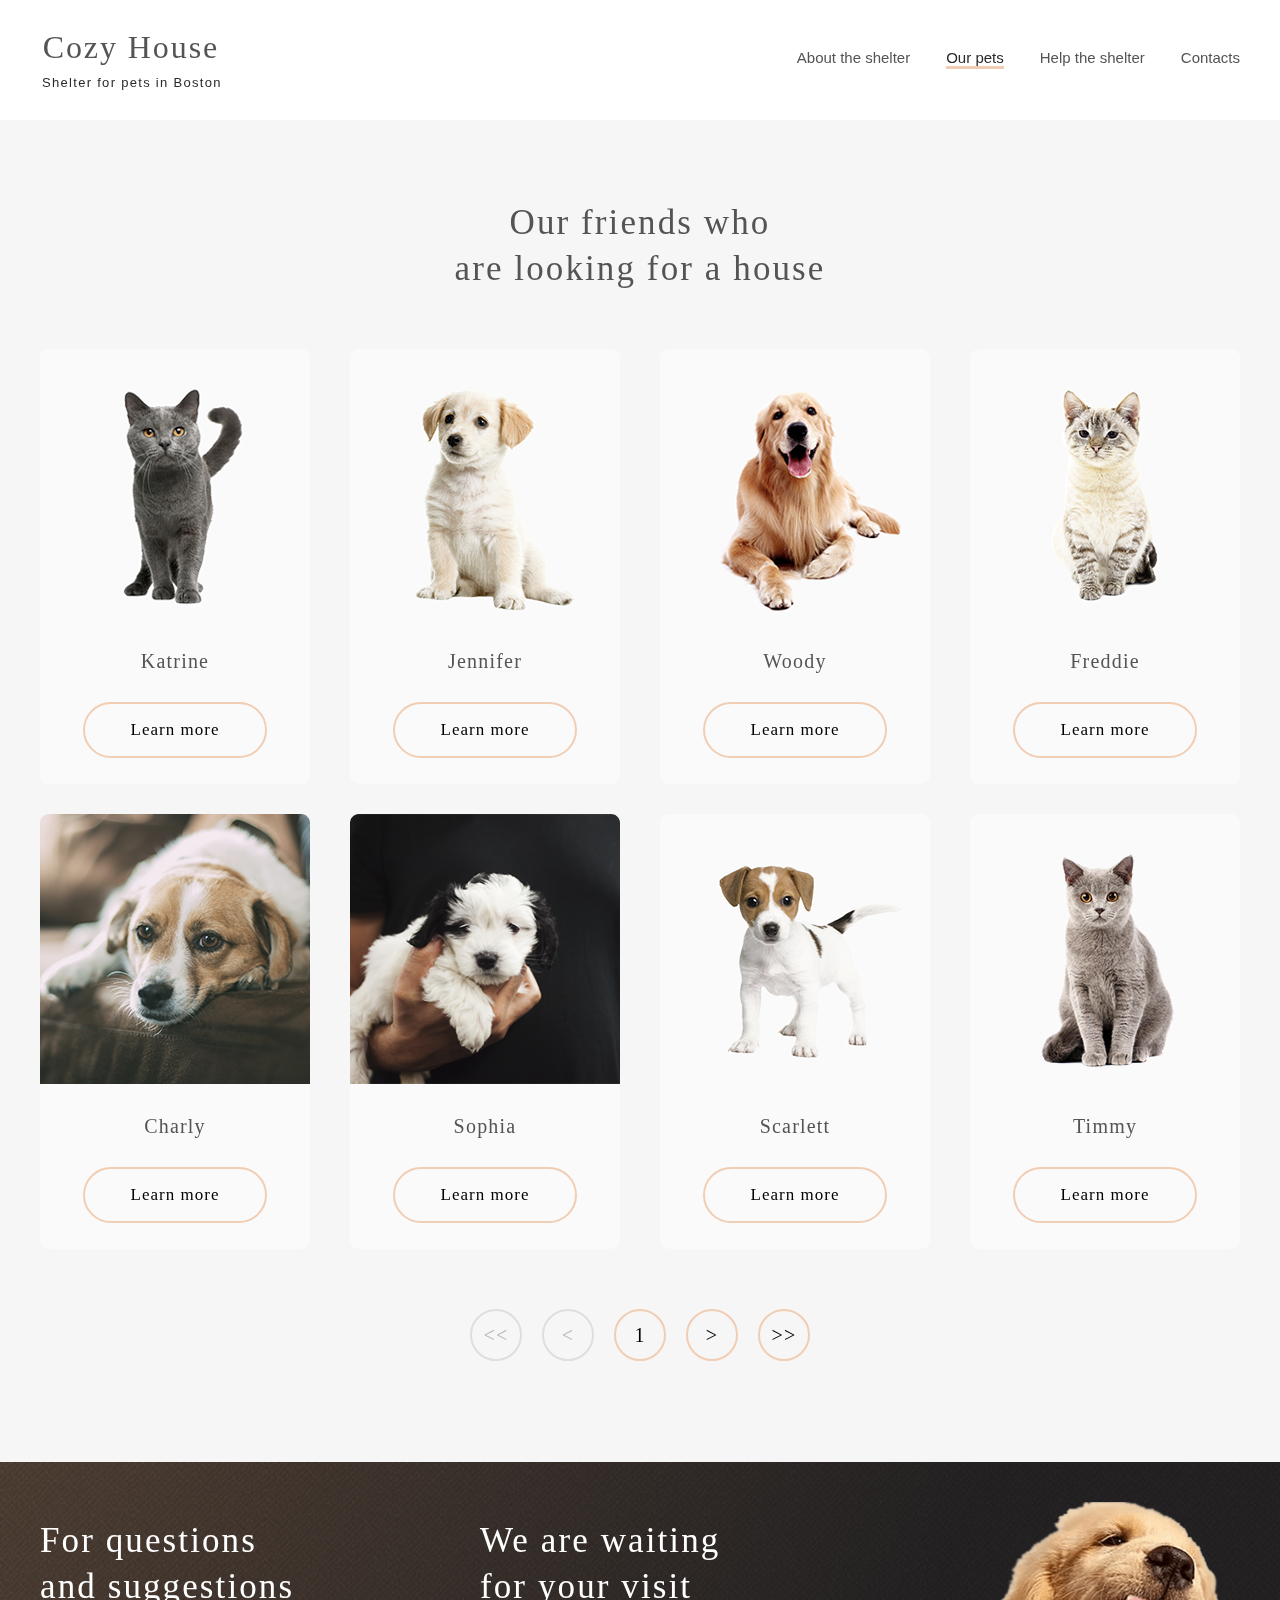
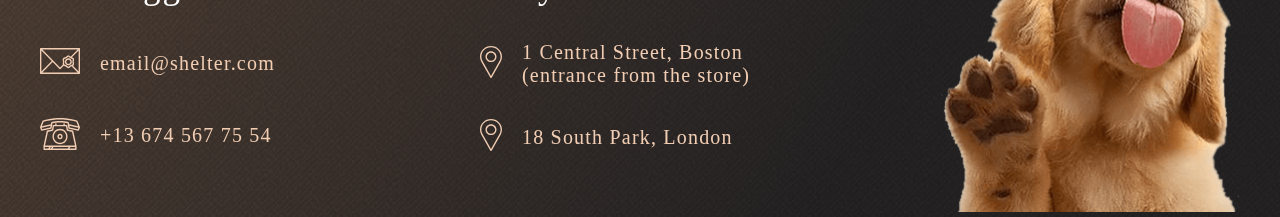
<file: pages/pets/index.html>
<!DOCTYPE html>
<html lang="en">
<head>
    <meta charset="UTF-8">
    <meta http-equiv="X-UA-Compatible" content="IE=edge">
    <meta name="viewport" content="width=device-width, initial-scale=1.0">
    <title>Our pets</title>
    <link rel="stylesheet" href="../../css/normalize.css">
    <link rel="stylesheet" href="../../css/common.css">
    <link rel="stylesheet" href="../../pages/pets/style.css">
    <link rel="stylesheet" href="../../pages/main/modal.css">
    <link rel="stylesheet" href="../../assets/fonts/Georgia/georgia.ttf">
    <link rel="stylesheet" href="../../assets/fonts/Arial/arialmt.ttf">
</head>
<body>
    <div class="blackout"></div>
    <div class="modal-container">
        <div class="modal-close-button" id="close-button">
            <img src="../../assets/icons/modal-close.png" alt="close">
        </div>
        <div class="modal-window" id="modalInfo">
            <!--            <img class="main-pic" src="../../assets/images/pets-jennifer.png" height="270" width="270"/>-->
            <!--            <div class="modal-content">-->
            <!--                <h2>Jennifer</h2>-->
            <!--                <h3>Dog - Labrador</h3>-->
            <!--                <h5>Jennifer is a sweet 2 months old Labrador that is patiently waiting to find a new forever home.-->
            <!--                    This girl really enjoys being able to go outside to run and play, but won't hesitate to play up-->
            <!--                    a storm in the house if she has all of her favorite toys.</h5>-->
            <!--                <ul>-->
            <!--                    <li>Age: 2 months</li>-->
            <!--                    <li>Inoculations: none</li>-->
            <!--                    <li>Diseases: none</li>-->
            <!--                    <li>Parasites: none</li>-->
            <!--                </ul>-->

            <!--            </div>-->
        </div>
    </div>
    <div class="mobile-menu">
        <div class="logo">
            <a href="../../pages/main/index.html" class="logo-title">Cozy House</a>
            <p class="logo-subtitle">Shelter for pets in Boston</p>
        </div>
        <nav class="mobile-nav-menu">
            <ul>
                <a href="../main/index.html"><li>About the shelter</li></a>
                <li class="active">Our pets</li>
                <a href="../main/index.html#help"><li>Help the shelter</li></a>
                <a href="#contacts"><li>Contacts</li></a>
            </ul>
        </nav>
    </div>
    <header>
        <div class="wrapper">
            <div class="logo second_page">
                <a href="../../pages/main/index.html" class="logo-title">Cozy House</a>
                <p class="logo-subtitle">Shelter for pets in Boston</p>
            </div>
            <nav class="navigation-menu">
                <ul>
                    <li><a href="../main/index.html" >About the shelter</a></li>
                    <li class="active"><a href="../pets/index.html">Our pets</a></li>
                    <li><a href="../main/index.html#help">Help the shelter</a></li>
                    <li><a href="#contacts">Contacts</a></li>
                </ul>
            </nav>
            <nav class="burger" id="burger">
                <div class="line"></div>
                <div class="line"></div>
                <div class="line"></div>
            </nav>
        </div>
    </header>
    <section class="our-pets">
        <div class="wrapper">
            <div class="our-pets-content">
                <h2>Our friends who<br>
                    are looking for a house</h2>
                <div class="cards-container" id="cards-container">
                    <!--<div class="card">
                        <img src="../../assets/images/pets-katrine.png" alt="cat Katrine">
                        <h3>Katrine</h3>
                        <button class="button secondary">Learn more</button>
                    </div>
                    <div class="card">
                        <img src="../../assets/images/pets-jennifer.png" alt="cat Jennifer">
                        <h3>Jennifer</h3>
                        <button class="button secondary">Learn more</button>
                    </div>
                    <div class="card">
                        <img src="../../assets/images/pets-woody.png" alt="dog Woody">
                        <h3>Woody</h3>
                        <button class="button secondary">Learn more</button>
                    </div>
                    <div class="card">
                        <img src="../../assets/images/pets-sophia.png" alt="cat Sophia">
                        <h3>Sophia</h3>
                        <button class="button secondary">Learn more</button>
                    </div>
                    <div class="card">
                        <img src="../../assets/images/pets-timmy.png" alt="cat Timmy">
                        <h3>Timmy</h3>
                        <button class="button secondary">Learn more</button>
                    </div>
                    <div class="card">
                        <img src="../../assets/images/pets-charly.png" alt="dog Charly">
                        <h3>Charly</h3>
                        <button class="button secondary">Learn more</button>
                    </div>
                    <div class="card">
                        <img src="../../assets/images/pets-scarlet.png" alt="dog Scarlett">
                        <h3>Scarlett</h3>
                        <button class="button secondary">Learn more</button>
                    </div>
                    <div class="card">
                        <img src="../../assets/images/pets-freddie.png" alt="cat Freddie">
                        <h3>Freddie</h3>
                        <button class="button secondary">Learn more</button>
                    </div>-->
                </div>
                <div class="pagination" id="pagination">
                    <!--<button class="round-button" id="go-first" disabled><h4><<</h4></button>
                    <button class="round-button" id="go-prev" disabled><h4><</h4></button>
                    <button class="round-button" id="current-page"><h4>1</h4></button>
                    <button class="round-button" id="go-next"><h4>></h4></button>
                    <button class="round-button" id="go-last"><h4>>></h4></button>-->
                </div>
            </div>
        </div>
    </section>
    <footer class="contacts" id="contacts">
        <div class="wrapper">
            <div class="footer-container">
                <div class="footer-contacts">
                    <h2>For questions and suggestions</h2>
                    <div class="email">
                        <div class="email-icon">
                            <img src="../../assets/icons/mail.svg" alt="email">
                        </div>
                        <a href="mailto:email@shelter.com"><h4>email@shelter.com</h4></a>
                    </div>
                    <div class="phone">
                        <div class="phone-icon">
                            <img src="../../assets/icons/phone.svg" alt="phone">
                        </div>
                        <a href="tel:+136745677554"><h4>+13 674 567 75 54</h4></a>
                    </div>
                </div>
                <div class="footer-locations">
                    <h2>We are waiting for your visit</h2>
                    <div class="location-boston">
                        <div class="location-icon">
                            <img src="../../assets/icons/pin.svg" alt="pin">
                        </div>
                        <a href="https://goo.gl/maps/CUBLYRmwvX8hmqMG6" target="_blank"><h4>1 Central Street, Boston<br> (entrance from the store)</h4></a>
                    </div>
                    <div class="location-london">
                        <div class="location-icon">
                            <img src="../../assets/icons/pin.svg" alt="pin">
                        </div>
                        <a href="https://goo.gl/maps/undb82ByfMrzzro49" target="_blank"><h4>18 South Park, London </h4></a>
                    </div>
                </div>
            </div>
            <div class="footer-picture">
                <img src="../../assets/images/footer-puppy.png" alt="puppy">
            </div>
        </div>
    </footer>
    <script src=../../JS/pagination.js></script>
    <script src="../../JS/burgerPets.js"></script>
    <script src="../../JS/modalPets.js"></script>
</body>
</html>
</file>
<file: css/common.css>
.wrapper {
    max-width: 1200px;
    margin: 0 auto;
    padding-left: 40px;
    padding-right: 40px;
}

body {
    min-width: 320px;
}

/* html {
    scroll-behavior: smooth;
  } */

/* text */

p {
    font-weight: 400;
    font-family: 'Arial', serif;
    font-size: 15px;
    line-height: 160%;
}

h1, h2, h3, h4, h5 {
    font-family: 'Georgia', serif;
    font-weight: 400;
    line-height: 130%;
    font-style: normal;
}

h1 {
    font-size: 44px;
    color: #FFFFFF;
    width: 310px;
    margin-bottom: 42px;
}

h2 {
    font-size: 35px;
    color: #545454;
    letter-spacing: 0.06em;
}

h3 {
    font-size: 20px;
    line-height: 23px;
    letter-spacing: 0.06em;
    margin-top: 26px;
}

h4 {
    font-size: 20px;
    line-height: 115%;
    letter-spacing: 0.06em;
}

h5 {
    font-size: 15px;
    line-height: 110%;
    letter-spacing: 0.06em;
}

a {
    text-decoration: none;
    color: #CDCDCD;
}

/* buttons */

.button {
    display: inline-block;
    font-family: 'Georgia', serif;
    font-style: normal;
    font-weight: 400;
    font-size: 17px;
    line-height: 130%;
    letter-spacing: 0.06em;
    border-radius: 100px;
    padding: 15px 45px;
    background-color: transparent;
}

.primary {
    background: #F1CDB3;
    color: #292929;
}

.button:hover, .primary:hover {
    background: #FDDCC4;
    cursor: pointer;
}

.secondary {
    border: 2px solid #F1CDB3;
}


/* cards */

.card {
    width: 270px;
    height: 435px;
    background: #FAFAFA;
    border-radius: 9px;
    color: #545454;
}

.card:hover {
    cursor: pointer;
    box-shadow: 0 2px 35px 14px rgba(13, 13, 13, 0.04);
}

.card:hover .secondary {
    background: #FDDCC4;
    border: #FDDCC4

}

/* arrow buttons */

.round-button {
    display: flex;
    flex-direction: column;
    justify-content: center;
    align-items: center;
    padding: 23px 19px;
    width: 52px;
    height: 52px;
    left: 70px;
    top: 555px;
    background-color: transparent;
    border: 2px solid #F1CDB3;
    border-radius: 100px;
    cursor: pointer;
    margin-top: 5px;
}

.round-button:hover {
    background-color: #FDDCC4;
    border: 2px solid #FDDCC4;
}

.round-button:disabled {
    border: 2px solid rgba(16, 16, 16, 0.1);
}

.round-button:disabled:hover {
    background-color: transparent;
}

@-moz-document url-prefix() {
    .round-button:disabled {
        border: 2px solid rgba(16, 16, 16, 0.1);
        color: rgba(16, 16, 16, 0.1);
    }
}

/* footer */

footer .wrapper {
    display: flex;
    justify-content: space-between;
}

.footer-container {
    display: flex;
    justify-content: space-around;
    gap: 160px;
    padding-top: 27px;
}

footer {
    background: url(../../assets/images/start-screen-gradient-background.png) center/cover;
}

footer h2 {
    color: #FFFFFF;
    width: 280px;
    margin-bottom: 0;
}

footer h4 {
    color: #F1CDB3;
    margin-top: 0;
    margin-bottom: 0;
}

.footer-picture {
    padding-top: 40px;
}

.footer-contacts {
    display: flex;
    flex-direction: column;
    gap: 39px;
}

.footer-locations {
    display: flex;
    flex-direction: column;
    gap: 32px;
}

.email, .phone, .location-boston, .location-london {
    display: flex;
    gap: 20px;
    align-items: center;
}

/* mobile menu */

.mobile-menu {
    background-color: #292929;
    display: flex;
    flex-direction: column;
    position: fixed;
    top: 0;
    right: -320px;
    width: 320px;
    height: 100vh;
    transition: right 0.5s;

}

.burger, .mobile-menu {
    display: none;
}



@media screen and (max-width: 767.9px) {
.burger {
    right: 53px;
    top: 49px;
    display: flex;
    flex-direction: column;
    gap: 8px;
    justify-content: center;
    cursor: pointer;
    transition: 0.5s;
    position: absolute;
    z-index: 10;
}

.line {
    border: 1px solid #F1CDB3;
    width: 28px;
    height: 0;
}

.hiddenLogo {
    z-index: -1;
}

.mobile-menu {
    display: flex;
    flex-direction: column;
    position: fixed;
    top: 0;
    right: -320px;
    width: 320px;
    height: 100vh;
    transition: right 0.5s;
}

.open-mobile {
    right: 0;
}

.mobile-menu {
    background-color: #292929;
    z-index: 10;
}

.mobile-menu .logo {
    align-self: flex-start;
    justify-self: flex-start;
    margin-left: 10px;
    margin-top: 30px;
}

.mobile-nav-menu {
    display: flex;
    flex-direction: column;
    justify-content: center;
    height: 100vh;
}

.mobile-menu ul {
    padding-left: 0;
    list-style: none;
    text-align: center;
}

.mobile-menu li {
    text-align: center;
    font-family: 'Arial', serif;
    font-style: normal;
    font-weight: 400;
    font-size: 32px;
    line-height: 51px;
    margin: 18px 0;
    display: inline-flex;
}

.mobile-menu li.active {
    border-bottom: 3px solid #F1CDB3;
}

.mobile-menu .logo-title {
    color: #F1CDB3;
}

.mobile-menu .logo-subtitle {
    color: #FFFFFF;
}

.mobile-menu li.active {
    color: #FAFAFA;
}

.reverse .line {
    border: 1px solid #F1CDB3;
}

.reverse {
    z-index: 10;
    transition-duration: 0.5s;
    transform: rotate(-90deg);
}
}

.color {
    font-size: 50px;
}

.slider-left {
    transform: translate(-100px);
    rotate: 20deg;
    opacity: 0;
    transition: 0.3s all ease-in-out;
}

.slider-right {
    transform: translate(100px);
    rotate: -20deg;
    opacity: 0;
    transition: 0.3s all ease-in-out;
}
</file>
<file: pages/pets/style.css>
header {
    display: flex;
    justify-content: space-between;
    padding: 30px 0;
    width: 100%;
    background-color: #FFFFFF;
}

header .wrapper {
    display: flex;
    width: 1200px;
    justify-content: space-between;
}

.logo {
    display: flex;
    flex-direction: column;
    align-items: center;
}

.logo-title {
    color: #545454;
    font-family: 'Georgia', serif;
    font-size: 32px;
    font-weight: 400;
    line-height: 110%;
    letter-spacing: 0.06em;
    text-decoration: none;
}

.logo-subtitle {
    color: #292929;
    font-family: 'Arial', serif;
    font-style: normal;
    font-weight: 400;
    font-size: 13px;
    line-height: 15px;
    letter-spacing: 0.1em;
    margin-top: 10px;
    margin-left: 2px;
    margin-bottom: 0;
}

.navigation-menu ul {
    display: flex;
    list-style: none;
}

.navigation-menu a {
    color: #545454;
}

.active a {
    color: #292929;
    cursor: pointer;
    border-bottom: 3px solid #F1CDB3;
}

.navigation-menu li {
    color: #545454;
    font-family: 'Arial', serif;
    font-style: normal;
    font-weight: 400;
    font-size: 15px;
    line-height: 160%;
    margin-left: 36px;
}

.navigation-menu li :hover {
    cursor: pointer;
    color: #292929;
}

/* our pets card */

.our-pets {
    background-color: #F6F6F6;
}

.our-pets-content {
    display: flex;
    flex-direction: column;
    text-align: center;
    align-items: center;
    padding-top: 51px;
}

.our-pets-content h2{
    margin-bottom: 58px;
}

.our-pets-content h3{
    margin-bottom: 29px;
}

.cards-container {
    display: flex;
    flex-wrap: wrap;
    justify-content: space-between;
    margin-bottom: 45px;
    gap: 30px;
}

/* pagination */

.pagination {
    display: flex;
    justify-content: space-between;
    width: 340px;
    margin-top: 10px;
    margin-bottom: 101px;
}
/* footer */

footer {
    background: url(../../assets/images/start-screen-gradient-background.png) center/cover;
}

/* media */

@media screen and (max-width: 1279.9px) and (min-width: 768px) {
    /* .cards-container {
        justify-content: center;
        margin-bottom: 23px;
        row-gap: 30px;
        column-gap: 38px;
    } */

    .cards-container {
        display: grid;
        grid-auto-rows: 0;
        grid-auto-columns: 0;
        grid-template-columns: 1fr 1fr;
        grid-template-rows: repeat(3, 1fr);
        overflow: hidden;
        column-gap: 38px;
        margin-bottom: 0;
    }

    .pagination {
        margin-top: 4px;
    }

    .our-pets-content {
        padding: 0;
    }

    .our-pets-content h2 {
        margin-bottom: 29px;
    }

    .wrapper {
        max-width: 1200px;
        margin: 0 auto;
        padding-left: 30px;
        padding-right: 30px;
    }

    .our-pets-content h2 {
        margin-bottom: 29px;
        margin-top: 80px;
    }

    footer .wrapper {
        flex-direction: column;
    }

    .footer-container {
        display: flex;
        justify-content: space-evenly;
        gap: 21px;
        padding-top: 5px;
    }

    .footer-picture {
        align-self: center;
        padding-top: 57px;
    }

    .pagination {
        margin-bottom: 77px;
    }

    footer h2 {
        margin-top: 25px;
        margin-left: -3px;
    }
}

@media screen and (max-width: 767.9px) {
    .navigation-menu {
        display: none;
    }

    .line {
        border: 1px solid #292929;
    }

    .wrapper {
        padding-left: 10px;
        padding-right: 10px;
    }

    h1, h2 {
        font-size: 25px;
        letter-spacing: 0.06em;
    }

    header {
        display: flex;
        padding: 30px 0;
        position: fixed;
        width: 100%;
        background-color: white;
        z-index: 1;
    }

    .our-pets-content {
        padding-top: 141px;
    }

    .our-pets-content h2 {
        margin-bottom: 40px;
    }

    .cards-container {
        display: grid;
        grid-auto-rows: 0;
        grid-auto-columns: 0;
        grid-template-columns: 1fr;
        grid-template-rows: 1fr 1fr 1fr;
        overflow: hidden;
        margin-bottom: 0;
        row-gap: 31px;
        }

    .card:not(:nth-child(1),:nth-child(2), :nth-child(3)) {
        display: none;
    }

    .pagination {
        gap: 10px;
        justify-content: center;
        margin-bottom: 42px;
        width: 100%;
        margin-top: 36px;
    }

    footer .wrapper {
        align-items: center;
        flex-direction: column;
    }

    .footer-container {
        padding-top: 10px;
        gap: 36px;
        flex-direction: column;
    }


    .footer-picture {
        display: flex;
        justify-content: center;
        padding-top: 38px;
    }

    .footer-contacts {
        align-items: center;
        gap: 0;
    }

    footer h2 {
        text-align: center;
        margin-bottom: 38px;
        padding: 0 12px;
    }

    .email {
        margin-bottom: 41px;
    }

    .footer-locations {
        gap: 38px;
    }

    .footer-locations h2 {
        margin: 0 auto;
    }

    .footer-picture {
        display: flex;
        justify-content: center;
        padding-top: 38px;
    }

    .footer-picture img {
        width: 86%;
    }

    .headerHidden {
        z-index: 15;
        background-color: transparent;
    }

    .logoHidden {
        z-index: -1;
        opacity: 0;
    }
    }

.blackout {
    display: none;
    position: fixed;
    width: 100vw;
    height: 100vh;
    background-color: #292929;
    opacity: 60%;
}


.view {
    display: flex;
}

.noScroll {
    overflow: hidden;
}
</file>
<file: pages/main/modal.css>
/** {*/
/*    box-sizing: border-box;*/
/*    margin: 0;*/
/*    padding: 0;*/
/*}*/

.modal-window h2 {
    color: #000000;
    font-family: 'Georgia', serif;
    margin-bottom: 12px;
}

.modal-window h5 {
    margin-top: 0px;
    line-height: 16.9px;
    margin-bottom: 20px;
}

.modal-window li {
    font-family: Georgia;
    font-size: 15px;
    font-weight: 400;
    line-height: 17px;
    letter-spacing: 0.06em;
    text-align: left;
    margin-bottom: 11px;
}

.modal-window h3 {
    margin-top: 0px;
    margin-bottom: 43px;
}

.modal-window ul {
    padding-top: 20px;
    padding-left: 15px;
    list-style: none;
}

.modal-window ul li::before {
    content: "\2022";
    color: #F1CDB3;
    font-weight: bold;
    display: inline-block;
    width: 1em;
    margin-left: -1em;

}

.bold {
    font-weight: bold;
}

.modal-container {
    display: flex;
    flex-direction: column;
    position: fixed;
    top: 50%;
    left: 50%;
    transform: translate(-50%, -50%);
    width: 900px;
    height: 500px;
    z-index: -1;
    opacity: 0;

}
/* показываем модальное окно */
.modalView {
    z-index: 10;
    opacity: 100%;
}

.modal-window {
    display: flex;
    background: #FAFAFA;
    width: 900px;
    height: 500px;
    border-radius: 10px;
}

img.main-pic {
    width: 500px;
    height: 500px;
    border-radius: 10px;
}

.modal-content {
    width: 351px;
    height: 362px;
    padding-left: 30px;
    padding-top: 21px;
    padding-right: 16px;
}


.modal-close-button {
    display: flex;
    justify-content: center;
    align-items: center;
    align-self: flex-end;
    position: absolute;
    width: 52px;
    height: 52px;
    border: 2px solid #F1CDB3;
    border-radius: 100px;
    background-color: #F1CDB3;
    cursor: pointer;
    top: -50px;
    right: -45px;
}

.modal-close-button:hover {
    background-color: #F1CDB3 !important;
}

.modalView:hover .modal-close-button {
    background-color: transparent;
    cursor: pointer;
}

@media screen and (max-width: 1279.9px) and (min-width: 768px) {
    .modal-container {
        width: 682px;
        height: 402px;
    }

    .modal-window {
        width: 630px;
        height: 350px;
    }

    img.main-pic {
        width: 350px;
        height: 350px;
    }

    .modal-content {
        width: 260px;
        height: 303px;
        padding-left: 10px;
        padding-top: 0;
    }

    .modal-window h2 {
        margin-top: 11px;
        margin-bottom: 10px;
    }

    .modal-window h3 {
        margin-bottom: 20px;
    }

    .modal-window h5 {
        font-size: 11px;
        margin-bottom: 0;
    }

    .modal-close-button {
        right: 5px;
    }

    .modal-window ul {
        margin: 0;
        padding-top: 10px;
        padding-left: 16px;
    }

    .modal-window li {
        margin-bottom: 6px;
    }
}

@media screen and (max-width: 767.9px) {
    img.main-pic {
        display: none;
    }

    .modal-container {
        width: 270px;
        height: 393px;
    }

    .modal-window {
        width: 240px;
        height: 341px;
        display: flex;
    }

    .modal-close-button {
        right: -8px;
        top: -53px;

    }

    .modal-content {
        width: 240px;
        height: 321px;
        display: flex;
        flex-direction: column;
        padding: 0;
    }

    .modal-window > .modal-content > * {
        margin: 0;
        padding: 0;
    }

    .modal-window h2 {
        font-size: 35px;
        margin-bottom: 10px !important;
        display: flex;
        justify-content: center;
    }

    .modal-window h3 {
        margin-bottom: 15px !important;
        display: flex;
        justify-content: center;
        text-align: center;
    }

    .modal-window ul {
        display: flex;
        flex-direction: column;
        flex-wrap: wrap;
        padding-left: 20px !important;
    }

    .modal-window li {
        text-align: left;
        font-size: 13px;
        margin-bottom: 3px;
    }

    .modal-window h5 {
        font-size: 13px;
        text-align: justify;
        padding: 0 8px !important;
        line-height: 110%;
        letter-spacing: 0.03em;
        margin-bottom: 15px !important;
    }


}
</file>
